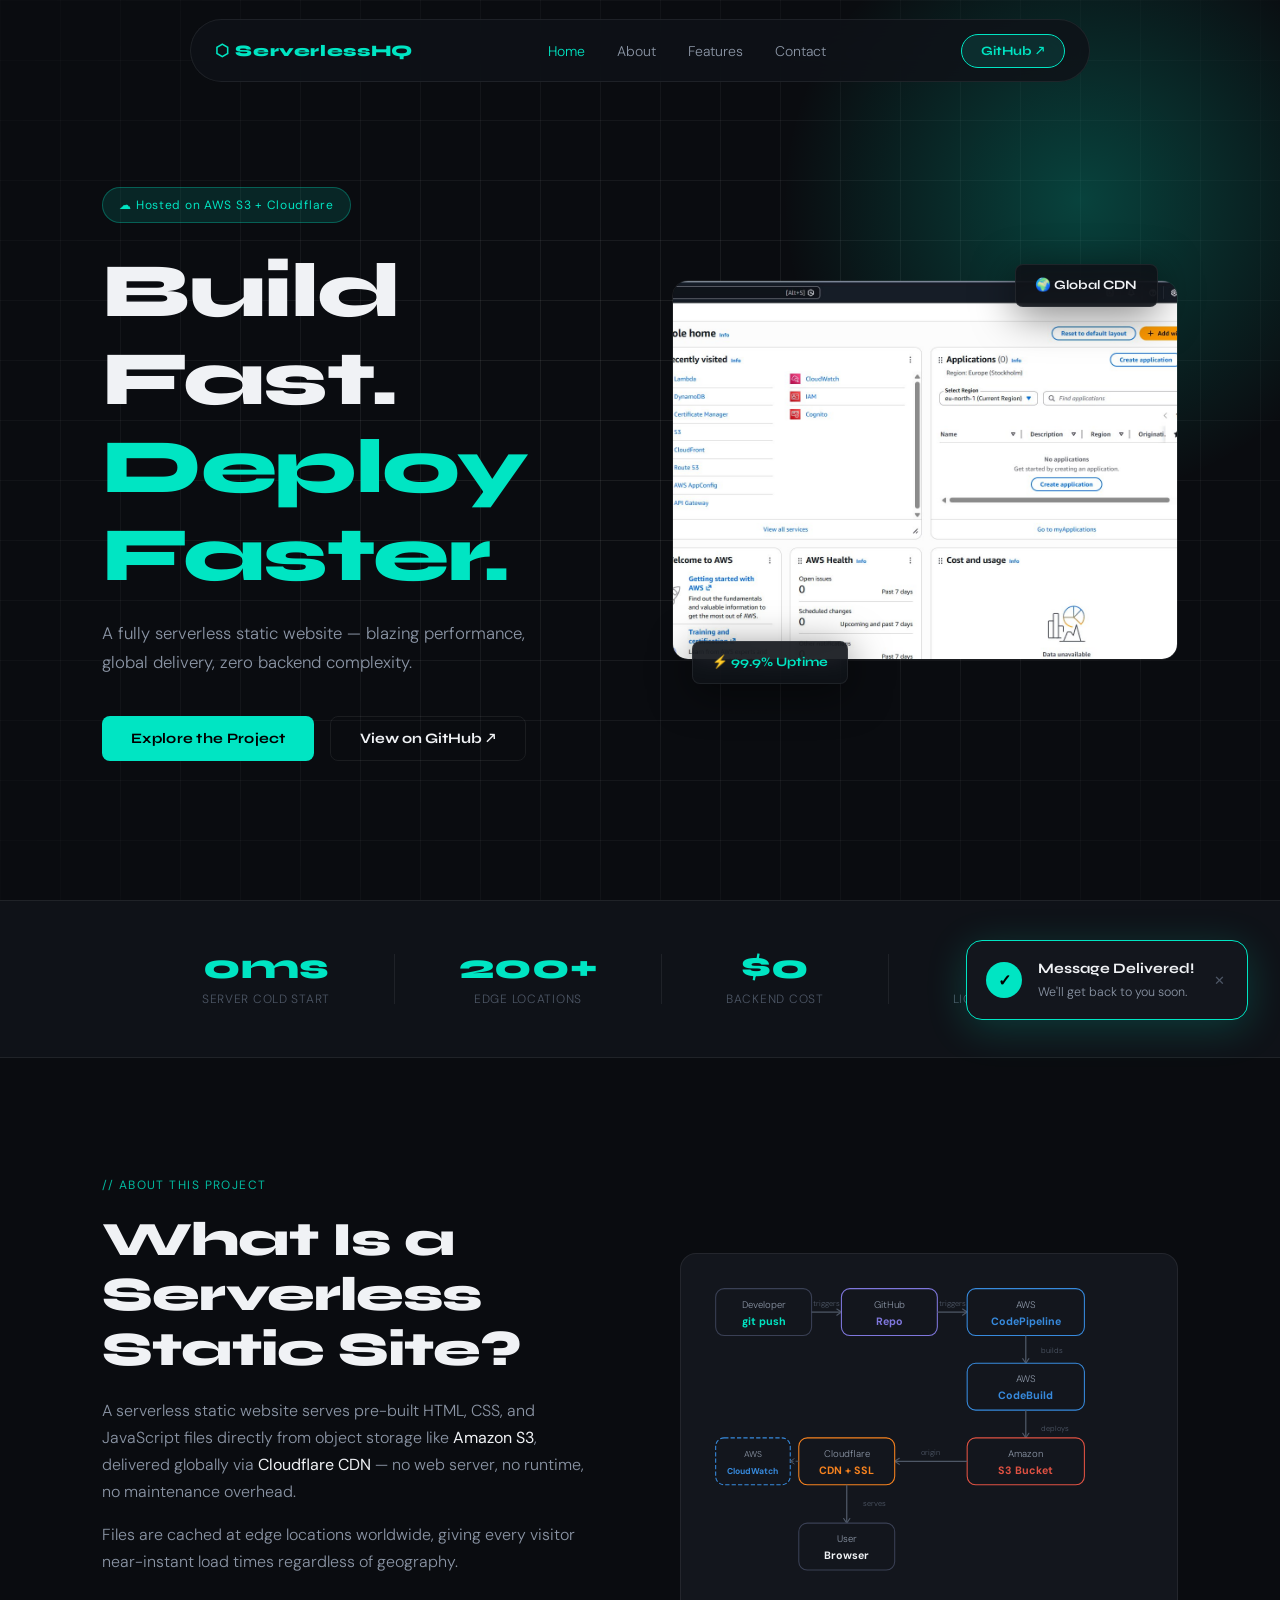
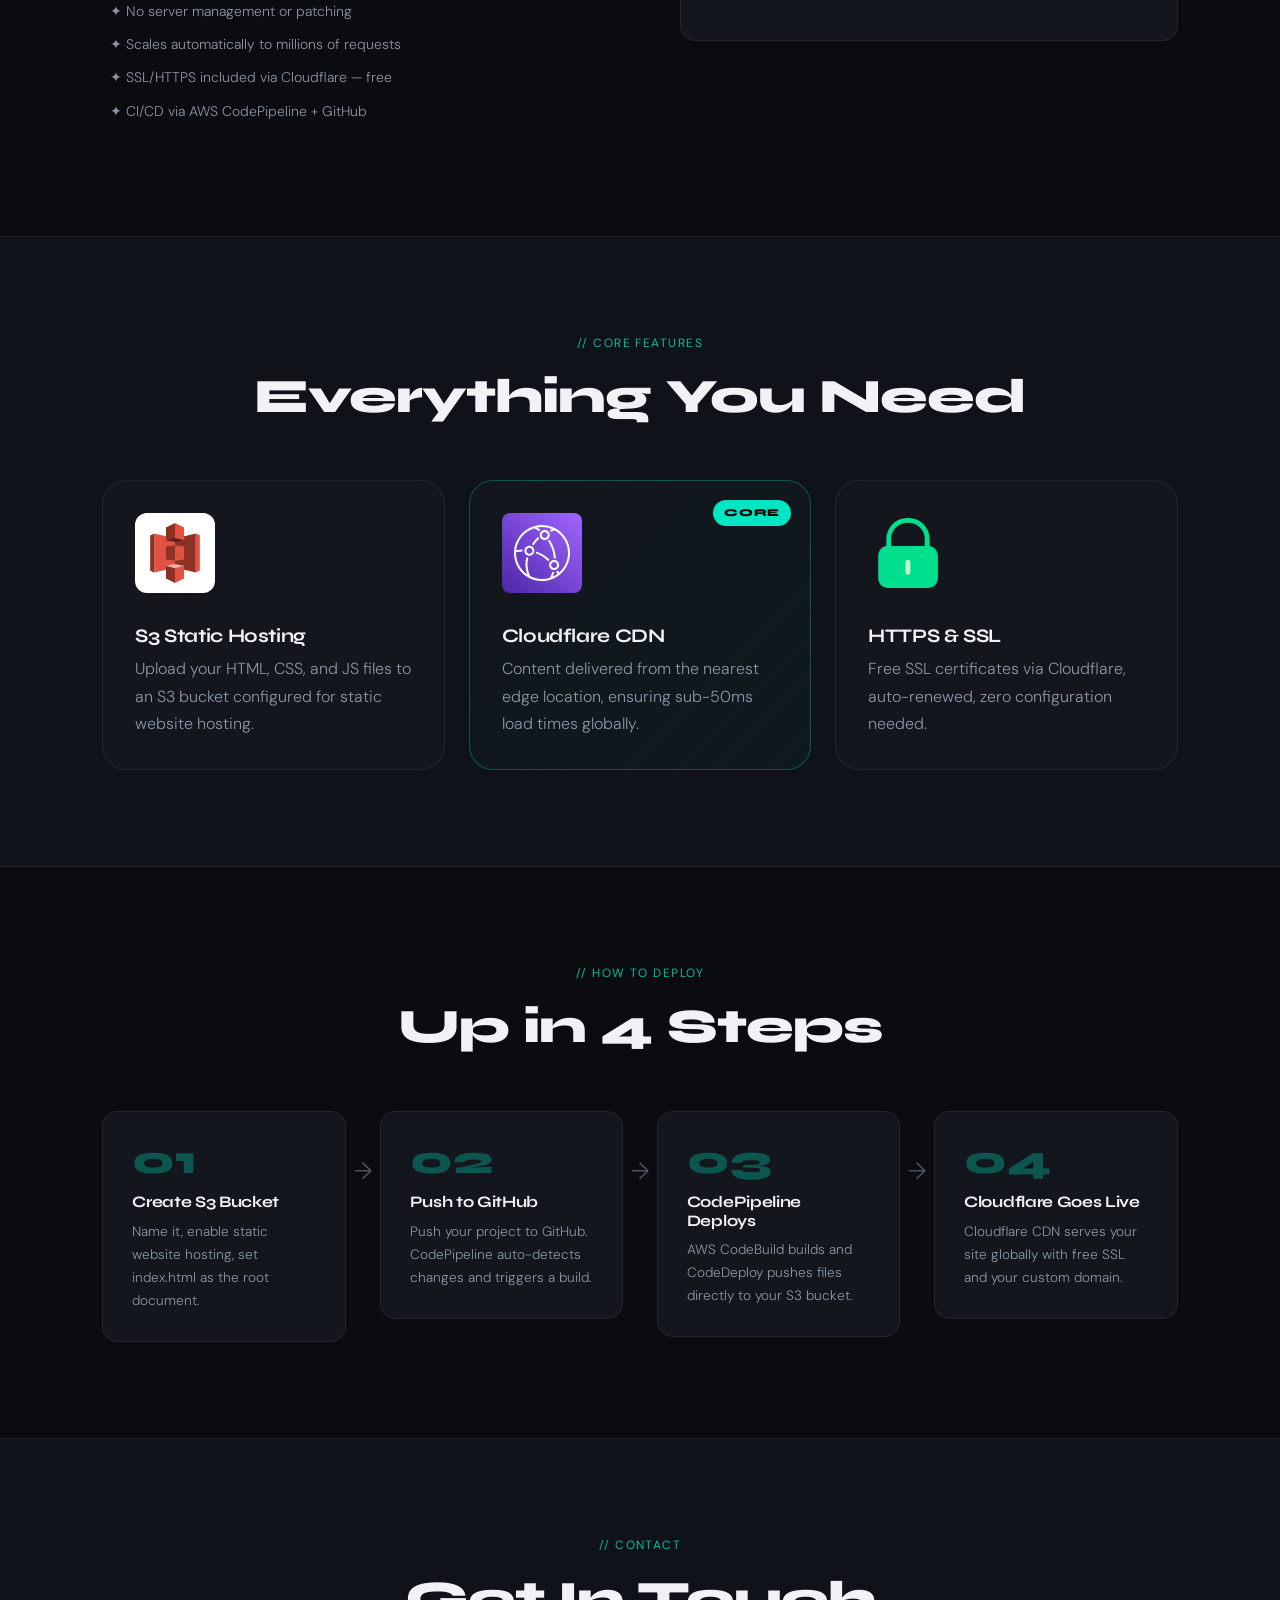
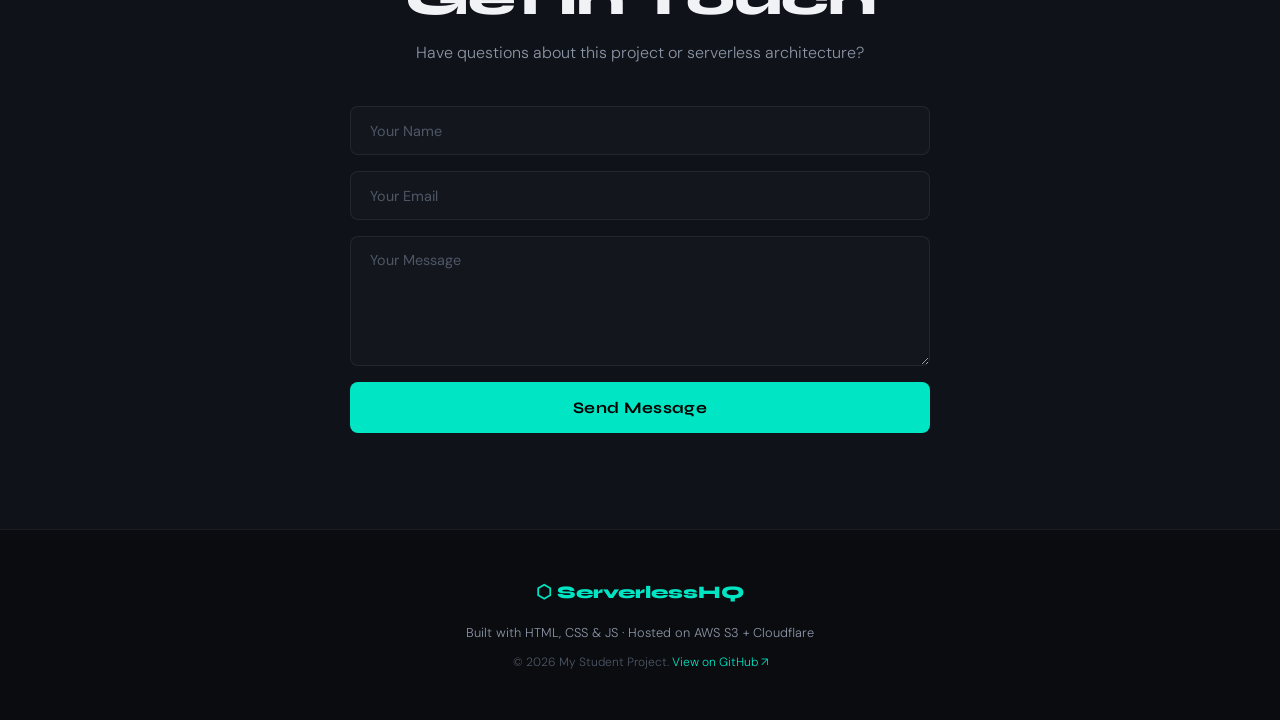
<file: index.html>
<!DOCTYPE html>
<html lang="en">
<head>
    <meta charset="UTF-8">
    <meta name="viewport" content="width=device-width, initial-scale=1.0">
    <title>My Serverless Website</title>
    <link rel="preconnect" href="https://fonts.googleapis.com">
    <link href="https://fonts.googleapis.com/css2?family=Syne:wght@400;700;800&family=DM+Sans:ital,wght@0,300;0,400;1,300&display=swap" rel="stylesheet">
    <link rel="stylesheet" href="css/main.css">
</head>
<body>

    <!-- Toast Popup -->
    <div id="toast" class="toast">
        <span class="toast-icon">✓</span>
        <div class="toast-text">
            <strong>Message Delivered!</strong>
            <p>We'll get back to you soon.</p>
        </div>
        <button class="toast-close" onclick="closeToast()">✕</button>
    </div>

    <!-- Floating nav -->
    <nav class="navbar">
        <div class="nav-logo">⬡ ServerlessHQ</div>
        <ul class="nav-links">
            <li><a href="#home">Home</a></li>
            <li><a href="#about">About</a></li>
            <li><a href="#features">Features</a></li>
            <li><a href="#contact">Contact</a></li>
        </ul>
        <button class="nav-cta" onclick="window.open('https://github.com/seemasyed2601/Serverless-Static-Website','_blank')">GitHub ↗</button>
    </nav>

    <!-- Hero Section -->
    <section class="hero" id="home">
        <div class="hero-bg-grid"></div>
        <div class="hero-glow"></div>
        <div class="hero-content">
            <span class="hero-badge">☁ Hosted on AWS S3 + Cloudflare</span>
            <h1 class="hero-title">
                Build Fast.<br>
                <span class="accent">Deploy Faster.</span>
            </h1>
            <p class="hero-subtitle">
                A fully serverless static website — blazing performance, global delivery,
                zero backend complexity.
            </p>
            <div class="hero-actions">
                <button class="btn-primary" onclick="document.getElementById('about').scrollIntoView({behavior:'smooth'})">Explore the Project</button>
                <button class="btn-ghost" onclick="window.open('https://github.com/seemasyed2601/Serverless-Static-Website','_blank')">View on GitHub ↗</button>
            </div>
        </div>
        <div class="hero-image-wrap">
            <img src="images/cloud-dashboard.png" alt="AWS Cloud Dashboard" class="hero-img">
            <div class="hero-card card-1">⚡ 99.9% Uptime</div>
            <div class="hero-card card-2">🌍 Global CDN</div>
        </div>
    </section>

    <!-- Stats Bar -->
    <section class="stats-bar">
        <div class="stat"><span class="stat-num">0ms</span><span class="stat-label">Server Cold Start</span></div>
        <div class="stat-divider"></div>
        <div class="stat"><span class="stat-num">200+</span><span class="stat-label">Edge Locations</span></div>
        <div class="stat-divider"></div>
        <div class="stat"><span class="stat-num">$0</span><span class="stat-label">Backend Cost</span></div>
        <div class="stat-divider"></div>
        <div class="stat"><span class="stat-num">100</span><span class="stat-label">Lighthouse Score</span></div>
    </section>

    <!-- About Section -->
    <section class="about" id="about">
        <div class="about-text">
            <span class="section-tag">// About This Project</span>
            <h2>What Is a Serverless Static Site?</h2>
            <p>
                A serverless static website serves pre-built HTML, CSS, and JavaScript files directly
                from object storage like <strong>Amazon S3</strong>, delivered globally via
                <strong>Cloudflare CDN</strong> — no web server, no runtime, no maintenance overhead.
            </p>
            <p>
                Files are cached at edge locations worldwide, giving every visitor
                near-instant load times regardless of geography.
            </p>
            <ul class="about-list">
                <li>✦ No server management or patching</li>
                <li>✦ Scales automatically to millions of requests</li>
                <li>✦ SSL/HTTPS included via Cloudflare — free</li>
                <li>✦ CI/CD via AWS CodePipeline + GitHub</li>
            </ul>
        </div>
        <div class="about-image-wrap">
            <div class="arch-diagram">
                <svg width="100%" viewBox="0 0 420 310" xmlns="http://www.w3.org/2000/svg" font-family="DM Sans, sans-serif">
                    <defs>
                        <marker id="arr" viewBox="0 0 10 10" refX="8" refY="5" markerWidth="6" markerHeight="6" orient="auto-start-reverse">
                            <path d="M2 1L8 5L2 9" fill="none" stroke="#4e5766" stroke-width="1.5" stroke-linecap="round" stroke-linejoin="round"/>
                        </marker>
                    </defs>
                    <!-- Developer -->
                    <rect x="10" y="10" width="90" height="44" rx="8" fill="#13161d" stroke="#3a4055" stroke-width="1"/>
                    <text x="55" y="28" text-anchor="middle" fill="#8b95a5" font-size="9">Developer</text>
                    <text x="55" y="44" text-anchor="middle" fill="#00e5c3" font-size="10" font-weight="bold">git push</text>
                    <!-- Arrow -->
                    <line x1="100" y1="32" x2="128" y2="32" stroke="#4e5766" stroke-width="1.2" marker-end="url(#arr)"/>
                    <!-- GitHub -->
                    <rect x="128" y="10" width="90" height="44" rx="8" fill="#13161d" stroke="#7f77dd" stroke-width="1"/>
                    <text x="173" y="28" text-anchor="middle" fill="#8b95a5" font-size="9">GitHub</text>
                    <text x="173" y="44" text-anchor="middle" fill="#7f77dd" font-size="10" font-weight="bold">Repo</text>
                    <!-- Arrow -->
                    <line x1="218" y1="32" x2="246" y2="32" stroke="#4e5766" stroke-width="1.2" marker-end="url(#arr)"/>
                    <!-- CodePipeline -->
                    <rect x="246" y="10" width="110" height="44" rx="8" fill="#13161d" stroke="#378add" stroke-width="1"/>
                    <text x="301" y="28" text-anchor="middle" fill="#8b95a5" font-size="9">AWS</text>
                    <text x="301" y="44" text-anchor="middle" fill="#378add" font-size="10" font-weight="bold">CodePipeline</text>
                    <!-- Arrow down -->
                    <line x1="301" y1="54" x2="301" y2="80" stroke="#4e5766" stroke-width="1.2" marker-end="url(#arr)"/>
                    <!-- CodeBuild -->
                    <rect x="246" y="80" width="110" height="44" rx="8" fill="#13161d" stroke="#378add" stroke-width="1"/>
                    <text x="301" y="98" text-anchor="middle" fill="#8b95a5" font-size="9">AWS</text>
                    <text x="301" y="114" text-anchor="middle" fill="#378add" font-size="10" font-weight="bold">CodeBuild</text>
                    <!-- Arrow down -->
                    <line x1="301" y1="124" x2="301" y2="150" stroke="#4e5766" stroke-width="1.2" marker-end="url(#arr)"/>
                    <!-- S3 -->
                    <rect x="246" y="150" width="110" height="44" rx="8" fill="#13161d" stroke="#e05243" stroke-width="1"/>
                    <text x="301" y="168" text-anchor="middle" fill="#8b95a5" font-size="9">Amazon</text>
                    <text x="301" y="184" text-anchor="middle" fill="#e05243" font-size="10" font-weight="bold">S3 Bucket</text>
                    <!-- Arrow left -->
                    <line x1="246" y1="172" x2="178" y2="172" stroke="#4e5766" stroke-width="1.2" marker-end="url(#arr)"/>
                    <!-- Cloudflare -->
                    <rect x="88" y="150" width="90" height="44" rx="8" fill="#13161d" stroke="#f6821f" stroke-width="1"/>
                    <text x="133" y="168" text-anchor="middle" fill="#8b95a5" font-size="9">Cloudflare</text>
                    <text x="133" y="184" text-anchor="middle" fill="#f6821f" font-size="10" font-weight="bold">CDN + SSL</text>
                    <!-- Arrow down -->
                    <line x1="133" y1="194" x2="133" y2="230" stroke="#4e5766" stroke-width="1.2" marker-end="url(#arr)"/>
                    <!-- User -->
                    <rect x="88" y="230" width="90" height="44" rx="8" fill="#13161d" stroke="#3a4055" stroke-width="1"/>
                    <text x="133" y="248" text-anchor="middle" fill="#8b95a5" font-size="9">User</text>
                    <text x="133" y="264" text-anchor="middle" fill="#f0f2f5" font-size="10" font-weight="bold">Browser</text>
                    <!-- CloudWatch -->
                    <rect x="10" y="150" width="70" height="44" rx="8" fill="#13161d" stroke="#378add" stroke-width="1" stroke-dasharray="4 2"/>
                    <text x="45" y="168" text-anchor="middle" fill="#8b95a5" font-size="8">AWS</text>
                    <text x="45" y="184" text-anchor="middle" fill="#378add" font-size="8" font-weight="bold">CloudWatch</text>
                    <line x1="88" y1="172" x2="80" y2="172" stroke="#4e5766" stroke-width="1" stroke-dasharray="3 2" marker-end="url(#arr)"/>
                    <!-- Labels -->
                    <text x="114" y="26" text-anchor="middle" fill="#4e5766" font-size="7">triggers</text>
                    <text x="232" y="26" text-anchor="middle" fill="#4e5766" font-size="7">triggers</text>
                    <text x="315" y="70" text-anchor="start" fill="#4e5766" font-size="7">builds</text>
                    <text x="315" y="144" text-anchor="start" fill="#4e5766" font-size="7">deploys</text>
                    <text x="212" y="166" text-anchor="middle" fill="#4e5766" font-size="7">origin</text>
                    <text x="148" y="214" text-anchor="start" fill="#4e5766" font-size="7">serves</text>
                </svg>
            </div>
        </div>
    </section>

    <!-- Features Section -->
    <section class="features" id="features">
        <span class="section-tag center">// Core Features</span>
        <h2 class="features-title">Everything You Need</h2>
        <div class="features-grid">

            <div class="feature-card">
                <img src="images/s3-icon.svg" alt="Amazon S3" class="feature-img">
                <h3>S3 Static Hosting</h3>
                <p>Upload your HTML, CSS, and JS files to an S3 bucket configured for static website hosting.</p>
            </div>

            <div class="feature-card featured">
                <img src="images/cloudfront-globe.svg" alt="CloudFront CDN" class="feature-img">
                <h3>Cloudflare CDN</h3>
                <p>Content delivered from the nearest edge location, ensuring sub-50ms load times globally.</p>
                <span class="badge">Core</span>
            </div>

            <div class="feature-card">
                <img src="images/https-secure.svg" alt="HTTPS Secure" class="feature-img">
                <h3>HTTPS & SSL</h3>
                <p>Free SSL certificates via Cloudflare, auto-renewed, zero configuration needed.</p>
            </div>

        </div>
    </section>

    <!-- Deployment Steps -->
    <section class="steps">
        <span class="section-tag center">// How to Deploy</span>
        <h2 class="features-title">Up in 4 Steps</h2>
        <div class="steps-grid">
            <div class="step">
                <div class="step-num">01</div>
                <div class="step-body">
                    <h4>Create S3 Bucket</h4>
                    <p>Name it, enable static website hosting, set index.html as the root document.</p>
                </div>
            </div>
            <div class="step-arrow">→</div>
            <div class="step">
                <div class="step-num">02</div>
                <div class="step-body">
                    <h4>Push to GitHub</h4>
                    <p>Push your project to GitHub. CodePipeline auto-detects changes and triggers a build.</p>
                </div>
            </div>
            <div class="step-arrow">→</div>
            <div class="step">
                <div class="step-num">03</div>
                <div class="step-body">
                    <h4>CodePipeline Deploys</h4>
                    <p>AWS CodeBuild builds and CodeDeploy pushes files directly to your S3 bucket.</p>
                </div>
            </div>
            <div class="step-arrow">→</div>
            <div class="step">
                <div class="step-num">04</div>
                <div class="step-body">
                    <h4>Cloudflare Goes Live</h4>
                    <p>Cloudflare CDN serves your site globally with free SSL and your custom domain.</p>
                </div>
            </div>
        </div>
    </section>

    <!-- Contact Section -->
    <section class="contact" id="contact">
        <div class="contact-inner">
            <span class="section-tag center">// Contact</span>
            <h2>Get In Touch</h2>
            <p>Have questions about this project or serverless architecture?</p>
            <div class="contact-form">
                <input type="text" id="nameInput" placeholder="Your Name" class="form-input">
                <input type="email" id="emailInput" placeholder="Your Email" class="form-input">
                <textarea id="msgInput" placeholder="Your Message" class="form-input form-textarea"></textarea>
                <button class="btn-primary" id="submitBtn">Send Message</button>
            </div>
        </div>
    </section>

    <!-- Footer -->
    <footer class="footer">
        <div class="footer-inner">
            <div class="footer-logo">⬡ ServerlessHQ</div>
            <p class="footer-text">Built with HTML, CSS & JS · Hosted on AWS S3 + Cloudflare</p>
            <p class="footer-copy">
                © 2026 My Student Project. 
                <a href="https://github.com/seemasyed2601/Serverless-Static-Website" target="_blank" class="footer-link">View on GitHub ↗</a>
            </p>
        </div>
    </footer>

    <script src="js/script.js"></script>
</body>
</html>
</file>
<file: css/main.css>
/* ============================================================
   main.css — Serverless Static Website
   Theme: Dark editorial with electric-teal accents
   Fonts: Syne (display) + DM Sans (body)
   ============================================================ */

/* ---------- CSS Variables ---------- */
:root {
    --bg:         #0a0c10;
    --bg-2:       #0f1218;
    --bg-card:    #13161d;
    --border:     rgba(255,255,255,0.07);
    --accent:     #00e5c3;
    --accent-dim: rgba(0,229,195,0.12);
    --accent-glow:rgba(0,229,195,0.25);
    --text-1:     #f0f2f5;
    --text-2:     #8b95a5;
    --text-3:     #4e5766;
    --white:      #ffffff;
    --radius-sm:  8px;
    --radius-md:  16px;
    --radius-lg:  24px;
    --shadow:     0 8px 40px rgba(0,0,0,0.5);
    --transition: 0.25s cubic-bezier(0.4, 0, 0.2, 1);
}

/* ---------- Reset ---------- */
*, *::before, *::after { box-sizing: border-box; margin: 0; padding: 0; }
html { scroll-behavior: smooth; }

body {
    font-family: 'DM Sans', sans-serif;
    font-weight: 300;
    background-color: var(--bg);
    color: var(--text-1);
    line-height: 1.7;
    overflow-x: hidden;
}

/* ---------- Scrollbar ---------- */
::-webkit-scrollbar { width: 4px; }
::-webkit-scrollbar-track { background: var(--bg); }
::-webkit-scrollbar-thumb { background: var(--accent); border-radius: 2px; }

/* ---------- Typography ---------- */
h1, h2, h3, h4, .nav-logo {
    font-family: 'Syne', sans-serif;
    font-weight: 800;
    line-height: 1.15;
    letter-spacing: -0.02em;
}
h1 { font-size: clamp(2.6rem, 6vw, 5rem); }
h2 { font-size: clamp(2rem, 4vw, 3rem); }
h3 { font-size: 1.2rem; font-weight: 700; }
h4 { font-size: 1rem; font-weight: 700; }
p  { color: var(--text-2); }

.accent { color: var(--accent); }

/* ---------- Section Tags ---------- */
.section-tag {
    display: inline-block;
    font-family: 'DM Sans', monospace;
    font-size: 0.75rem;
    font-weight: 400;
    letter-spacing: 0.12em;
    text-transform: uppercase;
    color: var(--accent);
    margin-bottom: 1rem;
    opacity: 0.8;
}
.section-tag.center { display: block; text-align: center; }

/* ---------- Buttons ---------- */
.btn-primary {
    background: var(--accent);
    color: #000;
    border: none;
    padding: 0.8rem 1.8rem;
    border-radius: var(--radius-sm);
    font-family: 'Syne', sans-serif;
    font-weight: 700;
    font-size: 0.9rem;
    cursor: pointer;
    transition: var(--transition);
    letter-spacing: 0.02em;
}
.btn-primary:hover {
    background: #fff;
    transform: translateY(-2px);
    box-shadow: 0 8px 24px var(--accent-glow);
}

.btn-ghost {
    background: transparent;
    color: var(--text-1);
    border: 1px solid var(--border);
    padding: 0.8rem 1.8rem;
    border-radius: var(--radius-sm);
    font-family: 'Syne', sans-serif;
    font-weight: 700;
    font-size: 0.9rem;
    cursor: pointer;
    transition: var(--transition);
}
.btn-ghost:hover {
    border-color: var(--accent);
    color: var(--accent);
    transform: translateY(-2px);
}

/* ---------- Image Placeholders (remove when real images added) ---------- */
.image-placeholder {
    background: var(--bg-card);
    border: 2px dashed var(--border);
    border-radius: var(--radius-md);
    display: flex;
    flex-direction: column;
    align-items: center;
    justify-content: center;
    gap: 0.5rem;
    color: var(--text-3);
    text-align: center;
    font-size: 0.8rem;
    line-height: 1.5;
    transition: var(--transition);
}
.image-placeholder span { font-size: 2.5rem; }
.image-placeholder p { color: var(--text-3); }
.image-placeholder small { color: var(--accent); opacity: 0.7; font-size: 0.7rem; }
.image-placeholder:hover { border-color: var(--accent); }

/* ---------- Navbar ---------- */
.navbar {
    position: fixed;
    top: 1.2rem;
    left: 50%;
    transform: translateX(-50%);
    width: min(900px, 92vw);
    display: flex;
    align-items: center;
    justify-content: space-between;
    padding: 0.85rem 1.5rem;
    background: rgba(15,18,24,0.85);
    backdrop-filter: blur(20px);
    border: 1px solid var(--border);
    border-radius: 50px;
    z-index: 1000;
    animation: slideDown 0.6s ease both;
}
@keyframes slideDown { from { opacity:0; transform: translateX(-50%) translateY(-16px); } to { opacity:1; transform: translateX(-50%) translateY(0); } }

.nav-logo {
    font-size: 1rem;
    color: var(--accent);
    letter-spacing: 0.04em;
}

.nav-links {
    list-style: none;
    display: flex;
    gap: 2rem;
}
.nav-links a {
    text-decoration: none;
    color: var(--text-2);
    font-size: 0.875rem;
    transition: var(--transition);
}
.nav-links a:hover { color: var(--accent); }

.nav-cta {
    background: var(--accent-dim);
    color: var(--accent);
    border: 1px solid var(--accent);
    padding: 0.5rem 1.2rem;
    border-radius: 50px;
    font-family: 'Syne', sans-serif;
    font-weight: 700;
    font-size: 0.8rem;
    cursor: pointer;
    transition: var(--transition);
}
.nav-cta:hover { background: var(--accent); color: #000; }

/* ---------- Hero ---------- */
.hero {
    min-height: 100vh;
    display: grid;
    grid-template-columns: 1fr 1fr;
    align-items: center;
    gap: 4rem;
    padding: 8rem 8% 5rem;
    position: relative;
    overflow: hidden;
}

.hero-bg-grid {
    position: absolute; inset: 0;
    background-image:
        linear-gradient(var(--border) 1px, transparent 1px),
        linear-gradient(90deg, var(--border) 1px, transparent 1px);
    background-size: 60px 60px;
    mask-image: radial-gradient(ellipse 80% 80% at 50% 50%, black 20%, transparent 100%);
    pointer-events: none;
}

.hero-glow {
    position: absolute;
    width: 600px; height: 600px;
    background: radial-gradient(circle, var(--accent-glow) 0%, transparent 70%);
    top: -100px; right: -100px;
    pointer-events: none;
    animation: pulse 6s ease-in-out infinite;
}
@keyframes pulse { 0%,100%{opacity:0.4; transform:scale(1)} 50%{opacity:0.8; transform:scale(1.1)} }

.hero-content {
    position: relative;
    z-index: 2;
    animation: fadeUp 0.8s 0.2s ease both;
}
@keyframes fadeUp { from{opacity:0;transform:translateY(24px)} to{opacity:1;transform:translateY(0)} }

.hero-badge {
    display: inline-block;
    font-size: 0.75rem;
    color: var(--accent);
    background: var(--accent-dim);
    border: 1px solid rgba(0,229,195,0.3);
    padding: 0.4rem 1rem;
    border-radius: 50px;
    margin-bottom: 1.5rem;
    letter-spacing: 0.06em;
    font-weight: 400;
}

.hero-title { margin-bottom: 1.2rem; }

.hero-subtitle {
    font-size: 1.05rem;
    color: var(--text-2);
    max-width: 460px;
    margin-bottom: 2.5rem;
}

.hero-actions {
    display: flex;
    gap: 1rem;
    flex-wrap: wrap;
}

/* Hero image area */
.hero-image-wrap {
    position: relative;
    z-index: 2;
    animation: fadeUp 0.8s 0.5s ease both;
}

.hero-img-placeholder { width: 100%; height: 380px; }

.hero-card {
    position: absolute;
    background: rgba(15,18,24,0.9);
    border: 1px solid var(--border);
    backdrop-filter: blur(12px);
    padding: 0.6rem 1.2rem;
    border-radius: var(--radius-sm);
    font-family: 'Syne', sans-serif;
    font-size: 0.8rem;
    font-weight: 700;
    color: var(--text-1);
    white-space: nowrap;
    box-shadow: var(--shadow);
}
.card-1 { bottom: -16px; left: 20px; color: var(--accent); }
.card-2 { top: -16px; right: 20px; }

/* ---------- Stats Bar ---------- */
.stats-bar {
    display: flex;
    align-items: center;
    justify-content: center;
    gap: 0;
    padding: 2.5rem 8%;
    background: var(--bg-2);
    border-top: 1px solid var(--border);
    border-bottom: 1px solid var(--border);
    flex-wrap: wrap;
}
.stat {
    display: flex;
    flex-direction: column;
    align-items: center;
    padding: 0.5rem 4rem;
}
.stat-num {
    font-family: 'Syne', sans-serif;
    font-size: 2.2rem;
    font-weight: 800;
    color: var(--accent);
    line-height: 1;
}
.stat-label {
    font-size: 0.75rem;
    color: var(--text-3);
    margin-top: 0.3rem;
    letter-spacing: 0.06em;
    text-transform: uppercase;
}
.stat-divider {
    width: 1px;
    height: 50px;
    background: var(--border);
}

/* ---------- About ---------- */
.about {
    display: grid;
    grid-template-columns: 1fr 1fr;
    gap: 5rem;
    align-items: center;
    padding: 7rem 8%;
}

.about-text h2 { margin-bottom: 1.2rem; }
.about-text p { margin-bottom: 1rem; }
.about-text strong { color: var(--text-1); font-weight: 400; }

.about-list {
    list-style: none;
    margin-top: 1.5rem;
    display: flex;
    flex-direction: column;
    gap: 0.6rem;
}
.about-list li {
    font-size: 0.875rem;
    color: var(--text-2);
    padding-left: 0.5rem;
}

.about-img-placeholder { width: 100%; height: 380px; }

/* ---------- Features ---------- */
.features {
    padding: 6rem 8%;
    background: var(--bg-2);
    border-top: 1px solid var(--border);
    border-bottom: 1px solid var(--border);
}
.features-title {
    text-align: center;
    margin-bottom: 3.5rem;
}
.features-grid {
    display: grid;
    grid-template-columns: repeat(3, 1fr);
    gap: 1.5rem;
}
.feature-card {
    background: var(--bg-card);
    border: 1px solid var(--border);
    border-radius: var(--radius-lg);
    padding: 2rem;
    position: relative;
    transition: var(--transition);
}
.feature-card:hover {
    border-color: var(--accent);
    transform: translateY(-4px);
    box-shadow: 0 16px 48px rgba(0,229,195,0.1);
}
.feature-card.featured {
    border-color: rgba(0,229,195,0.3);
    background: linear-gradient(135deg, var(--bg-card), rgba(0,229,195,0.04));
}
.feature-card h3 { margin: 1rem 0 0.5rem; color: var(--text-1); }
.feature-img-placeholder { width: 100%; height: 120px; }
.badge {
    position: absolute;
    top: 1.2rem; right: 1.2rem;
    background: var(--accent);
    color: #000;
    font-family: 'Syne', sans-serif;
    font-size: 0.65rem;
    font-weight: 800;
    padding: 0.25rem 0.7rem;
    border-radius: 50px;
    letter-spacing: 0.06em;
    text-transform: uppercase;
}

/* ---------- Steps ---------- */
.steps {
    padding: 6rem 8%;
}
.steps-grid {
    display: flex;
    align-items: flex-start;
    gap: 0.5rem;
    margin-top: 3rem;
    flex-wrap: wrap;
}
.step {
    flex: 1;
    min-width: 180px;
    background: var(--bg-card);
    border: 1px solid var(--border);
    border-radius: var(--radius-md);
    padding: 1.8rem;
    transition: var(--transition);
}
.step:hover { border-color: var(--accent); }
.step-num {
    font-family: 'Syne', sans-serif;
    font-size: 2.5rem;
    font-weight: 800;
    color: var(--accent);
    opacity: 0.3;
    line-height: 1;
    margin-bottom: 0.8rem;
}
.step-body h4 { color: var(--text-1); margin-bottom: 0.5rem; }
.step-body p { font-size: 0.85rem; }
.step-arrow {
    font-size: 1.5rem;
    color: var(--text-3);
    padding-top: 2.5rem;
    flex-shrink: 0;
}

/* ---------- Contact ---------- */
.contact {
    padding: 6rem 8%;
    background: var(--bg-2);
    border-top: 1px solid var(--border);
}
.contact-inner {
    max-width: 580px;
    margin: 0 auto;
    text-align: center;
}
.contact-inner h2 { margin-bottom: 0.8rem; }
.contact-inner > p { margin-bottom: 2.5rem; }

.contact-form {
    display: flex;
    flex-direction: column;
    gap: 1rem;
    text-align: left;
}
.form-input {
    width: 100%;
    background: var(--bg-card);
    border: 1px solid var(--border);
    border-radius: var(--radius-sm);
    padding: 0.9rem 1.2rem;
    color: var(--text-1);
    font-family: 'DM Sans', sans-serif;
    font-size: 0.9rem;
    outline: none;
    transition: var(--transition);
}
.form-input::placeholder { color: var(--text-3); }
.form-input:focus { border-color: var(--accent); box-shadow: 0 0 0 3px var(--accent-dim); }
.form-textarea { min-height: 130px; resize: vertical; }
.contact-form .btn-primary { width: 100%; padding: 1rem; font-size: 1rem; }

/* ---------- Footer ---------- */
.footer {
    padding: 3rem 8%;
    border-top: 1px solid var(--border);
}
.footer-inner {
    text-align: center;
    display: flex;
    flex-direction: column;
    gap: 0.5rem;
    align-items: center;
}
.footer-logo {
    font-family: 'Syne', sans-serif;
    font-weight: 800;
    color: var(--accent);
    font-size: 1.1rem;
    margin-bottom: 0.4rem;
}
.footer-text { font-size: 0.8rem; }
.footer-copy { font-size: 0.75rem; color: var(--text-3); }

/* ---------- Hero Image ---------- */
.hero-img {
    width: 100%;
    height: 380px;
    object-fit: cover;
    border-radius: var(--radius-md);
    border: 1px solid var(--border);
}

/* ---------- Architecture Diagram ---------- */
.arch-diagram {
    background: var(--bg-card);
    border: 1px solid var(--border);
    border-radius: var(--radius-md);
    padding: 1.5rem;
    width: 100%;
}

/* ---------- Feature Images ---------- */
.feature-img {
    width: 80px;
    height: 80px;
    object-fit: contain;
    border-radius: var(--radius-sm);
    margin-bottom: 0.5rem;
}

/* ---------- Footer Link ---------- */
.footer-link {
    color: var(--accent);
    text-decoration: none;
    transition: var(--transition);
}
.footer-link:hover { opacity: 0.8; }

/* ---------- Toast Popup ---------- */
.toast {
    position: fixed;
    bottom: -120px;
    right: 2rem;
    display: flex;
    align-items: center;
    gap: 1rem;
    background: var(--bg-card);
    border: 1px solid var(--accent);
    border-radius: var(--radius-md);
    padding: 1rem 1.2rem;
    z-index: 9999;
    box-shadow: 0 8px 40px rgba(0,229,195,0.2);
    transition: bottom 0.4s cubic-bezier(0.4, 0, 0.2, 1);
    min-width: 280px;
}
.toast.show { bottom: 2rem; }
.toast-icon {
    width: 36px; height: 36px;
    background: var(--accent);
    color: #000;
    border-radius: 50%;
    display: flex;
    align-items: center;
    justify-content: center;
    font-size: 1rem;
    font-weight: bold;
    flex-shrink: 0;
}
.toast-text strong {
    display: block;
    font-family: 'Syne', sans-serif;
    font-size: 0.9rem;
    color: var(--text-1);
}
.toast-text p {
    font-size: 0.78rem;
    color: var(--text-2);
    margin: 0;
}
.toast-close {
    background: none;
    border: none;
    color: var(--text-3);
    cursor: pointer;
    font-size: 0.8rem;
    margin-left: auto;
    padding: 0.2rem;
    transition: var(--transition);
}
.toast-close:hover { color: var(--text-1); }

/* ---------- Responsive ---------- */
@media (max-width: 900px) {
    .hero {
        grid-template-columns: 1fr;
        text-align: center;
        padding: 7rem 6% 4rem;
        gap: 3rem;
    }
    .hero-subtitle, .hero-actions { margin-left: auto; margin-right: auto; }
    .hero-actions { justify-content: center; }
    .hero-glow { display: none; }
    .about { grid-template-columns: 1fr; gap: 3rem; }
    .features-grid { grid-template-columns: 1fr; }
    .stat { padding: 0.5rem 2rem; }
    .stat-divider { display: none; }
    .steps-grid { flex-direction: column; }
    .step-arrow { display: none; }
    .nav-links { display: none; }
}

@media (max-width: 600px) {
    .hero { padding: 6rem 5% 3rem; }
    .about, .features, .steps, .contact { padding: 4rem 5%; }
    .stats-bar { padding: 2rem 5%; }
}
</file>
